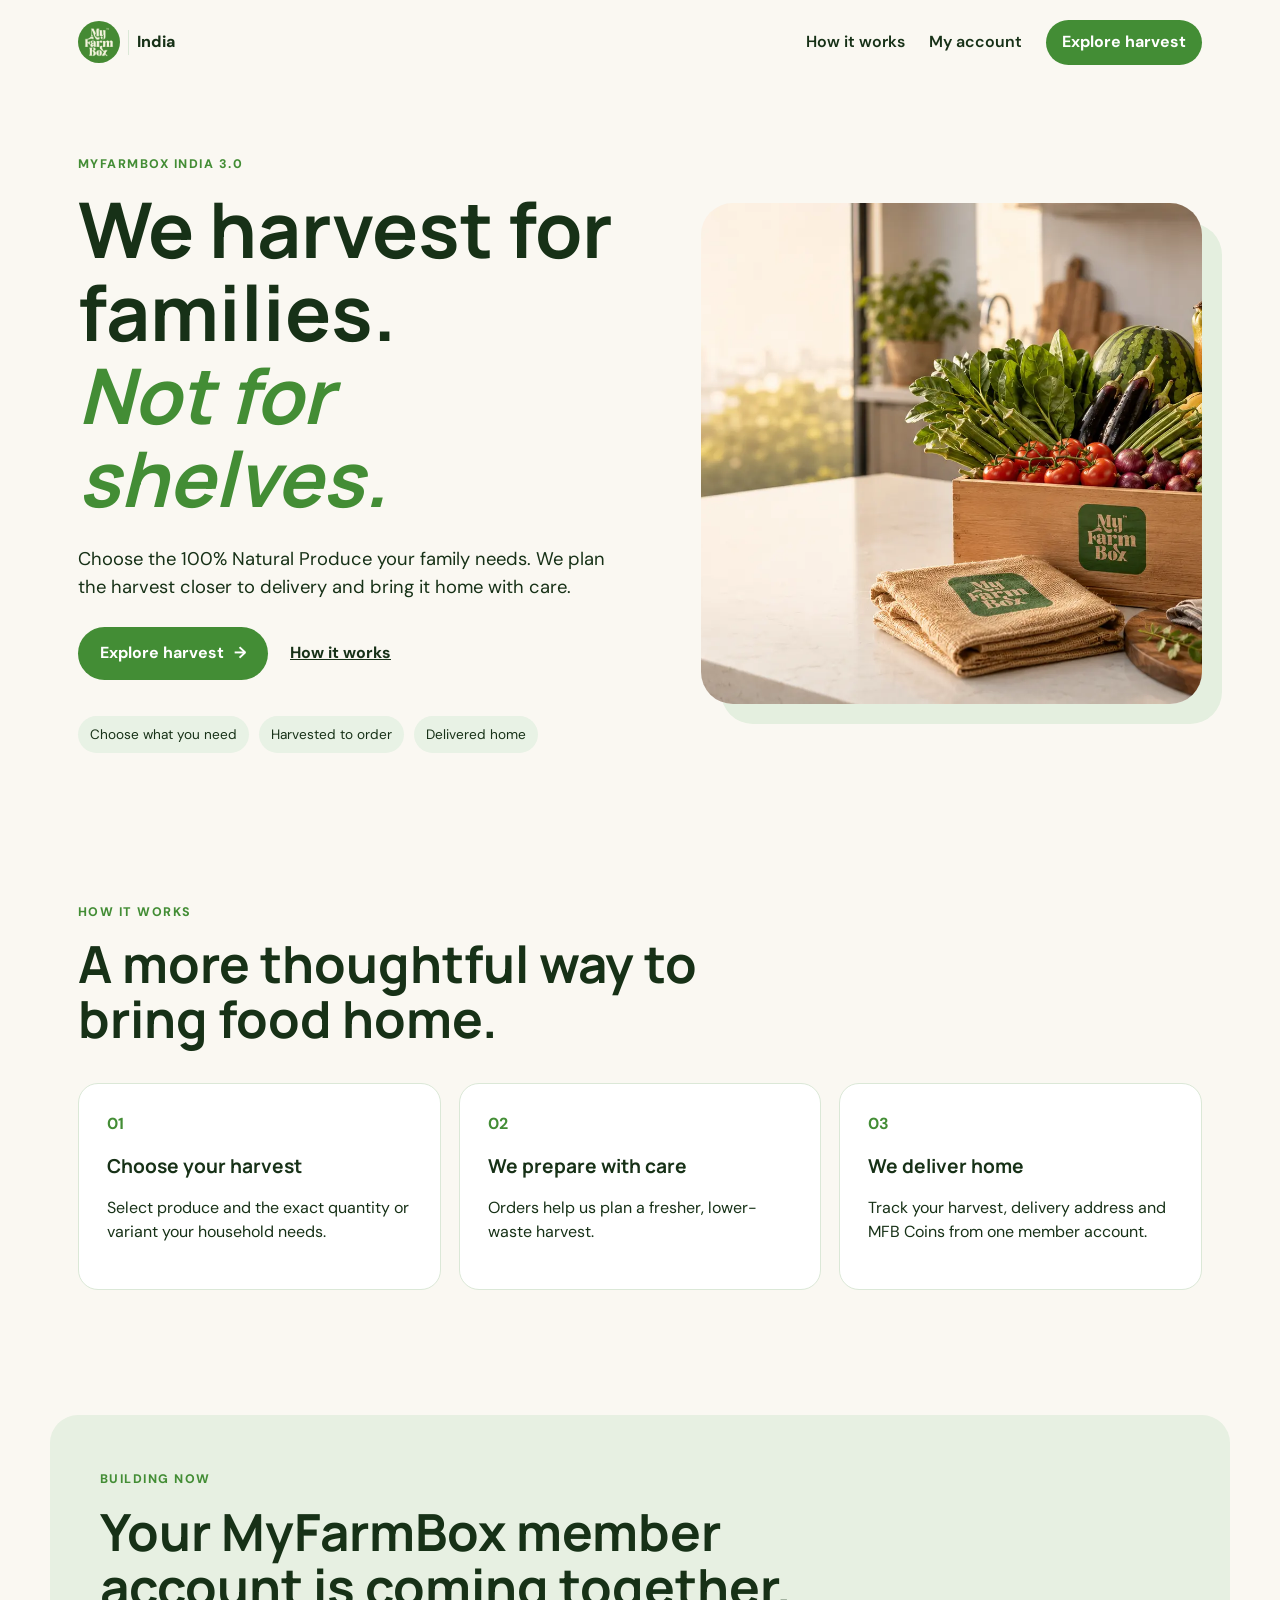
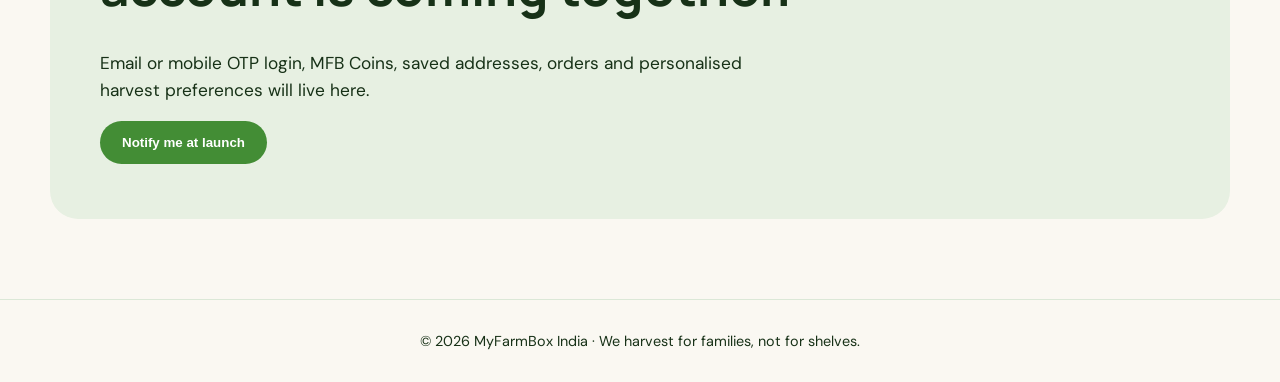
<file: index.html>
<!doctype html>
<html lang="en">
<head>
  <meta charset="utf-8">
  <meta name="viewport" content="width=device-width, initial-scale=1">
  <meta name="theme-color" content="#438d35">
  <meta name="description" content="MyFarmBox India — We harvest for families, not for shelves.">
  <title>MyFarmBox India — 100% Natural Produce</title>
  <link rel="preconnect" href="https://fonts.googleapis.com">
  <link rel="preconnect" href="https://fonts.gstatic.com" crossorigin>
  <link href="https://fonts.googleapis.com/css2?family=DM+Sans:wght@400;500;600;700&family=Manrope:wght@600;700;800&display=swap" rel="stylesheet">
  <link rel="stylesheet" href="styles.css">
</head>
<body>
  <header class="header"><a href="./" class="brand"><img src="assets/myfarmbox-logo.webp" alt="MyFarmBox"><span>India</span></a><nav><a href="#how">How it works</a><a href="#coming">My account</a><a class="button small" href="products/">Explore harvest</a></nav></header>
  <main>
    <section class="hero">
      <div><p class="eyebrow">MYFARMBOX INDIA 3.0</p><h1>We harvest for families.<br><em>Not for shelves.</em></h1><p class="lead">Choose the 100% Natural Produce your family needs. We plan the harvest closer to delivery and bring it home with care.</p><div class="actions"><a class="button" href="products/">Explore harvest <span>→</span></a><a class="text-link" href="#how">How it works</a></div><div class="chips"><span>Choose what you need</span><span>Harvested to order</span><span>Delivered home</span></div></div>
      <img src="assets/hero-home.webp" alt="Fresh produce prepared for a MyFarmBox harvest">
    </section>
    <section id="how" class="section"><p class="eyebrow">HOW IT WORKS</p><h2>A more thoughtful way to bring food home.</h2><div class="steps"><article><b>01</b><h3>Choose your harvest</h3><p>Select produce and the exact quantity or variant your household needs.</p></article><article><b>02</b><h3>We prepare with care</h3><p>Orders help us plan a fresher, lower-waste harvest.</p></article><article><b>03</b><h3>We deliver home</h3><p>Track your harvest, delivery address and MFB Coins from one member account.</p></article></div></section>
    <section id="coming" class="section card"><p class="eyebrow">BUILDING NOW</p><h2>Your MyFarmBox member account is coming together.</h2><p>Email or mobile OTP login, MFB Coins, saved addresses, orders and personalised harvest preferences will live here.</p><button class="button" type="button" data-notify>Notify me at launch</button><p id="message" class="message" hidden>Thank you. Member onboarding will open soon.</p></section>
  </main>
  <footer>© <span id="year"></span> MyFarmBox India · We harvest for families, not for shelves.</footer>
  <script src="app.js"></script>
</body>
</html>
</file>
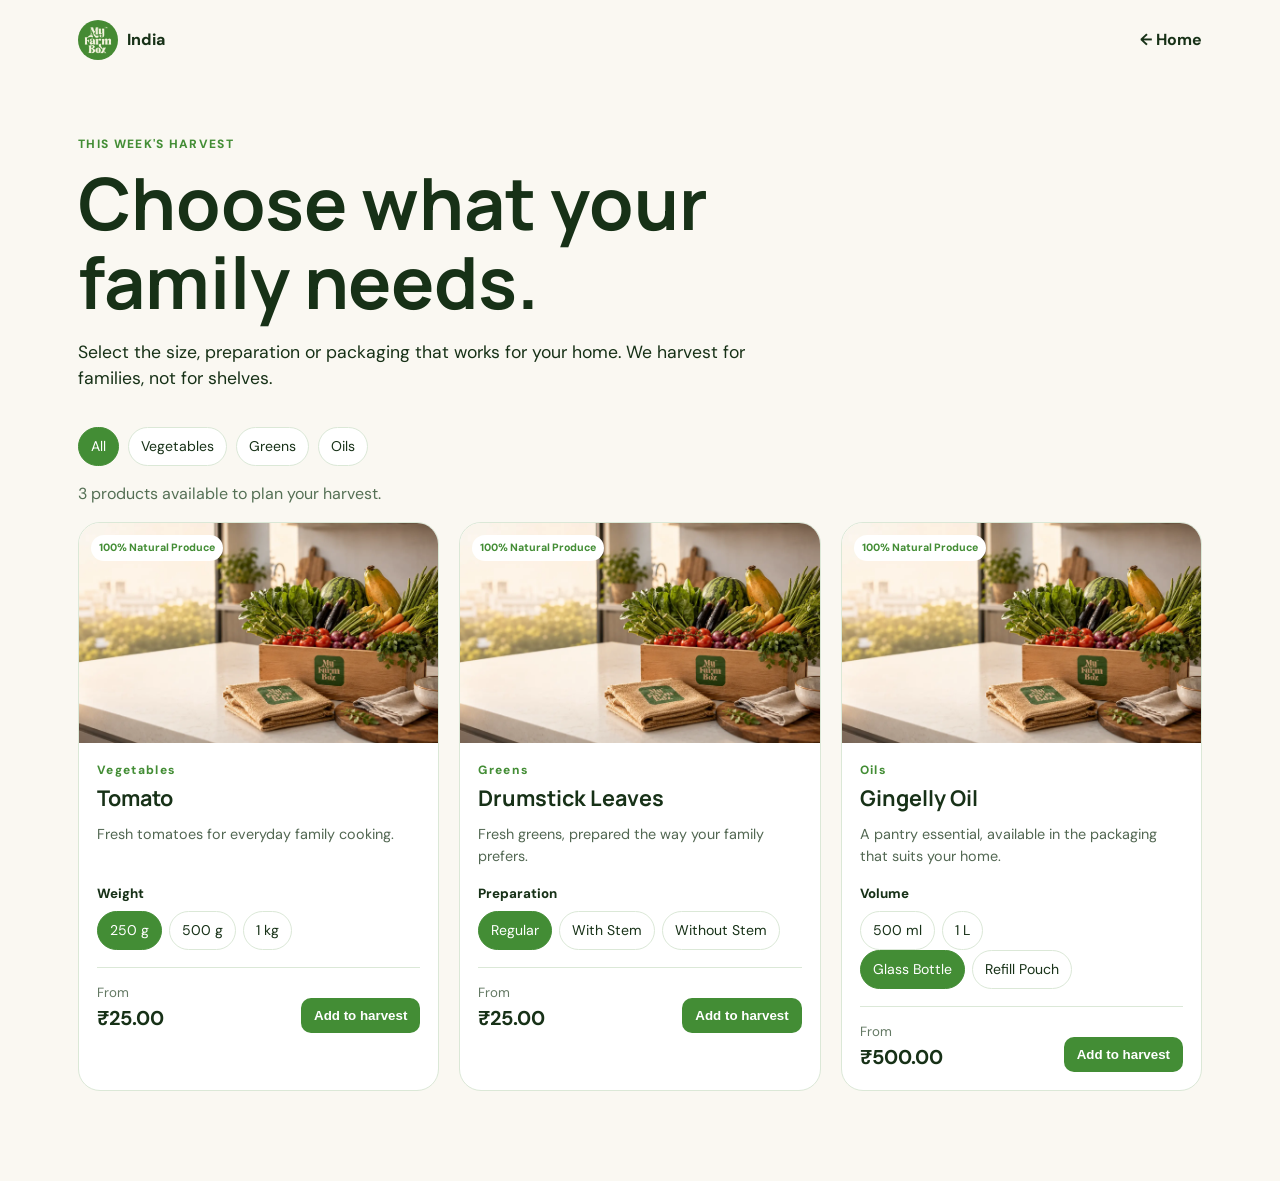
<file: products/index.html>
<!doctype html><html lang="en"><head><meta charset="utf-8"><meta name="viewport" content="width=device-width,initial-scale=1"><meta name="theme-color" content="#438d35"><title>Explore Harvest — MyFarmBox India</title><link rel="preconnect" href="https://fonts.googleapis.com"><link rel="preconnect" href="https://fonts.gstatic.com" crossorigin><link href="https://fonts.googleapis.com/css2?family=DM+Sans:wght@400;500;600;700&family=Manrope:wght@600;700;800&display=swap" rel="stylesheet"><link rel="stylesheet" href="style.css"></head><body><header><a class="brand" href="../"><img src="../assets/myfarmbox-logo.webp" alt="MyFarmBox"> <span>India</span></a><a class="back" href="../">← Home</a></header><main><p class="eyebrow">THIS WEEK'S HARVEST</p><h1>Choose what your family needs.</h1><p class="intro">Select the size, preparation or packaging that works for your home. We harvest for families, not for shelves.</p><div id="filters" class="filters"></div><p id="status" class="status">Loading the harvest…</p><section id="grid" class="grid" aria-live="polite"></section></main><template id="card-template"><article class="card"><div class="image"><img alt=""><span>100% Natural Produce</span></div><div class="content"><p class="collection"></p><h2></h2><p class="description"></p><div class="options"></div><div class="buy"><div><small>From</small><strong class="price"></strong></div><button type="button">Add to harvest</button></div></div></article></template><script src="products.js"></script></body></html>
</file>
<file: styles.css>
:root{--green:#438d35;--ink:#173117;--cream:#faf8f2;--line:#dbe8d7}*{box-sizing:border-box}body{margin:0;background:var(--cream);color:var(--ink);font:16px/1.55 'DM Sans',sans-serif}.header{max-width:1180px;margin:auto;padding:20px 28px;display:flex;align-items:center;justify-content:space-between}.brand{display:flex;align-items:center;gap:8px;color:var(--ink);font-weight:800;text-decoration:none}.brand img{width:42px;height:42px;border-radius:50%}.brand span{border-left:1px solid var(--line);padding-left:8px}nav{display:flex;gap:24px;align-items:center}nav a{color:var(--ink);text-decoration:none;font-weight:600}.hero,.section{max-width:1180px;margin:auto;padding:70px 28px}.hero{min-height:630px;display:grid;grid-template-columns:1.05fr .95fr;gap:70px;align-items:center}.hero>img{width:100%;aspect-ratio:1/1;border-radius:32px;object-fit:cover;box-shadow:20px 20px 0 #e4efdf}.eyebrow{margin:0 0 14px;color:var(--green);font-size:.78rem;font-weight:800;letter-spacing:.12em}.hero h1,h2,h3{font-family:Manrope,sans-serif;line-height:1.08}.hero h1{font-size:clamp(2.8rem,6vw,5.3rem);margin:0}.hero em{color:var(--green)}.lead{font-size:1.15rem;max-width:570px;margin:25px 0}.actions{display:flex;gap:22px;align-items:center}.button{display:inline-flex;gap:10px;align-items:center;border:0;border-radius:999px;background:var(--green);color:white;padding:14px 22px;text-decoration:none;font-weight:700;cursor:pointer}.button.small{padding:10px 16px}.text-link{color:var(--ink);font-weight:700}.chips{display:flex;gap:10px;flex-wrap:wrap;margin-top:36px}.chips span{padding:8px 12px;background:#e8f2e5;border-radius:999px;font-size:.85rem}.section{padding-top:80px}.section h2{font-size:clamp(2rem,4vw,3.4rem);max-width:720px;margin:0 0 36px}.steps{display:grid;grid-template-columns:repeat(3,1fr);gap:18px}.steps article{padding:28px;border:1px solid var(--line);border-radius:20px;background:white}.steps b{color:var(--green)}.steps h3{font-size:1.2rem}.card{margin:55px auto 80px;background:#e7f0e2;border-radius:28px;padding:55px 50px}.card p:not(.eyebrow){max-width:700px;font-size:1.08rem}.message{font-weight:700;color:var(--green)}footer{padding:30px;text-align:center;border-top:1px solid var(--line);font-size:.9rem}@media(max-width:720px){.header{padding:16px 20px}.header nav a:not(.button){display:none}.hero{grid-template-columns:1fr;padding:40px 24px;gap:35px}.hero>img{order:-1}.section{padding:55px 24px}.steps{grid-template-columns:1fr}.card{margin:30px 18px 55px;padding:38px 26px}}
</file>
<file: products/style.css>
:root{--green:#438d35;--ink:#173117;--cream:#faf8f2;--line:#dbe8d7}*{box-sizing:border-box}body{margin:0;background:var(--cream);color:var(--ink);font:16px/1.5 'DM Sans',sans-serif}header,main{max-width:1180px;margin:auto;padding:20px 28px}header{display:flex;justify-content:space-between;align-items:center}.brand{display:flex;align-items:center;gap:9px;font-weight:800;text-decoration:none;color:var(--ink)}.brand img{width:40px;height:40px;border-radius:50%}.back{color:var(--ink);font-weight:700;text-decoration:none}.eyebrow,.collection{color:var(--green);font-size:.75rem;letter-spacing:.11em;font-weight:800;margin:35px 0 10px}h1,h2{font-family:Manrope,sans-serif;line-height:1.1}h1{font-size:clamp(2.5rem,6vw,4.5rem);margin:0;max-width:700px}.intro{max-width:700px;font-size:1.1rem}.filters{display:flex;gap:9px;flex-wrap:wrap;margin:35px 0 16px}.filters button,.option-row button{border:1px solid var(--line);background:white;color:var(--ink);padding:8px 12px;border-radius:999px;font:inherit;font-size:.88rem;cursor:pointer}.filters button.active,.option-row button.selected{border-color:var(--green);background:var(--green);color:white}.status{color:#557055}.grid{display:grid;grid-template-columns:repeat(3,1fr);gap:20px;padding-bottom:70px}.card{border:1px solid var(--line);border-radius:22px;overflow:hidden;background:white}.image{height:220px;position:relative;background:#eff5ea}.image img{width:100%;height:100%;object-fit:cover}.image span{position:absolute;top:12px;left:12px;background:white;padding:5px 8px;border-radius:99px;color:var(--green);font-size:.66rem;font-weight:800}.content{padding:18px}.collection{margin:0 0 7px}.card h2{margin:0;font-size:1.35rem}.description{font-size:.9rem;color:#526752;min-height:43px}.option-group{margin:17px 0}.option-group small{display:block;margin-bottom:7px;font-weight:800}.option-row{display:flex;gap:7px;flex-wrap:wrap}.buy{display:flex;align-items:end;justify-content:space-between;border-top:1px solid var(--line);padding-top:15px}.buy small{display:block;color:#647964}.buy strong{font-size:1.25rem}.buy button{border:0;background:var(--green);color:white;border-radius:10px;padding:10px 13px;font-weight:800;cursor:pointer}.buy button:disabled{background:#a6b7a3}@media(max-width:850px){.grid{grid-template-columns:repeat(2,1fr)}}@media(max-width:560px){header,main{padding-left:18px;padding-right:18px}.grid{grid-template-columns:1fr}.image{height:250px}}
</file>
